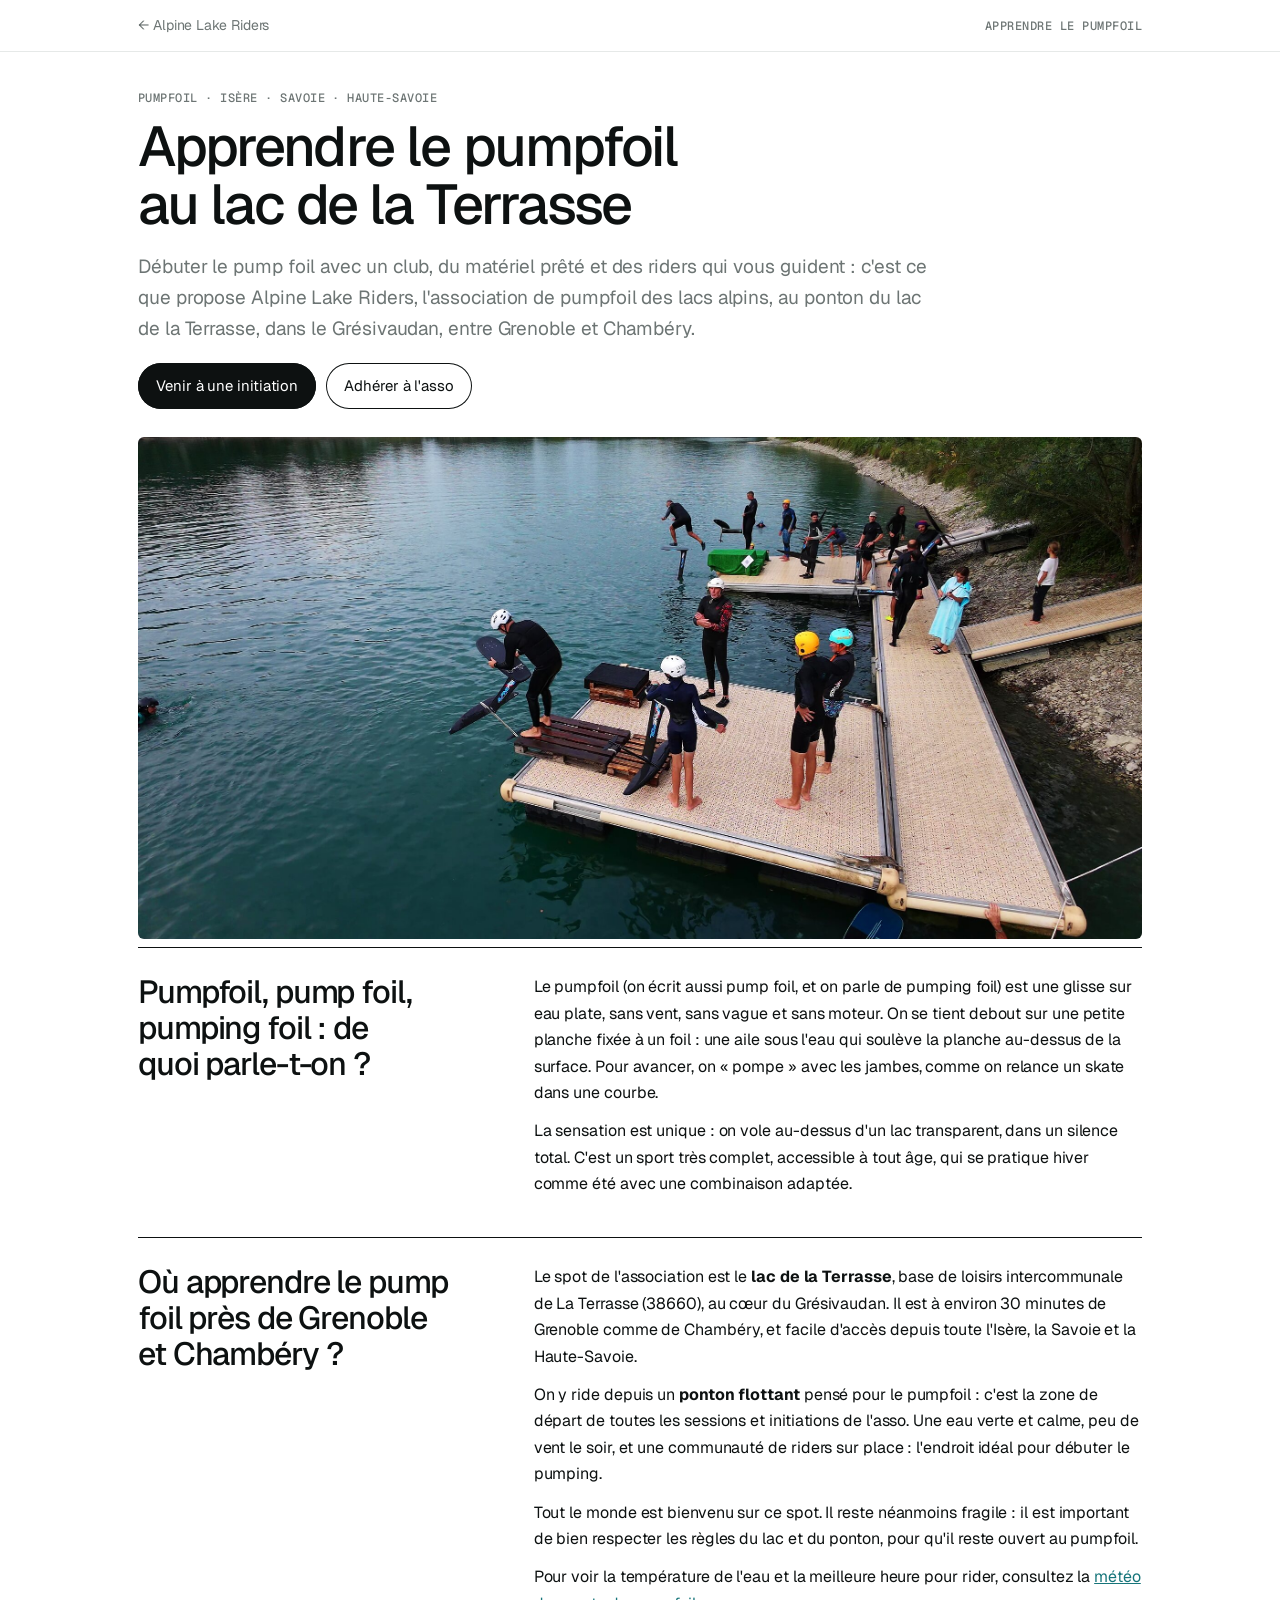
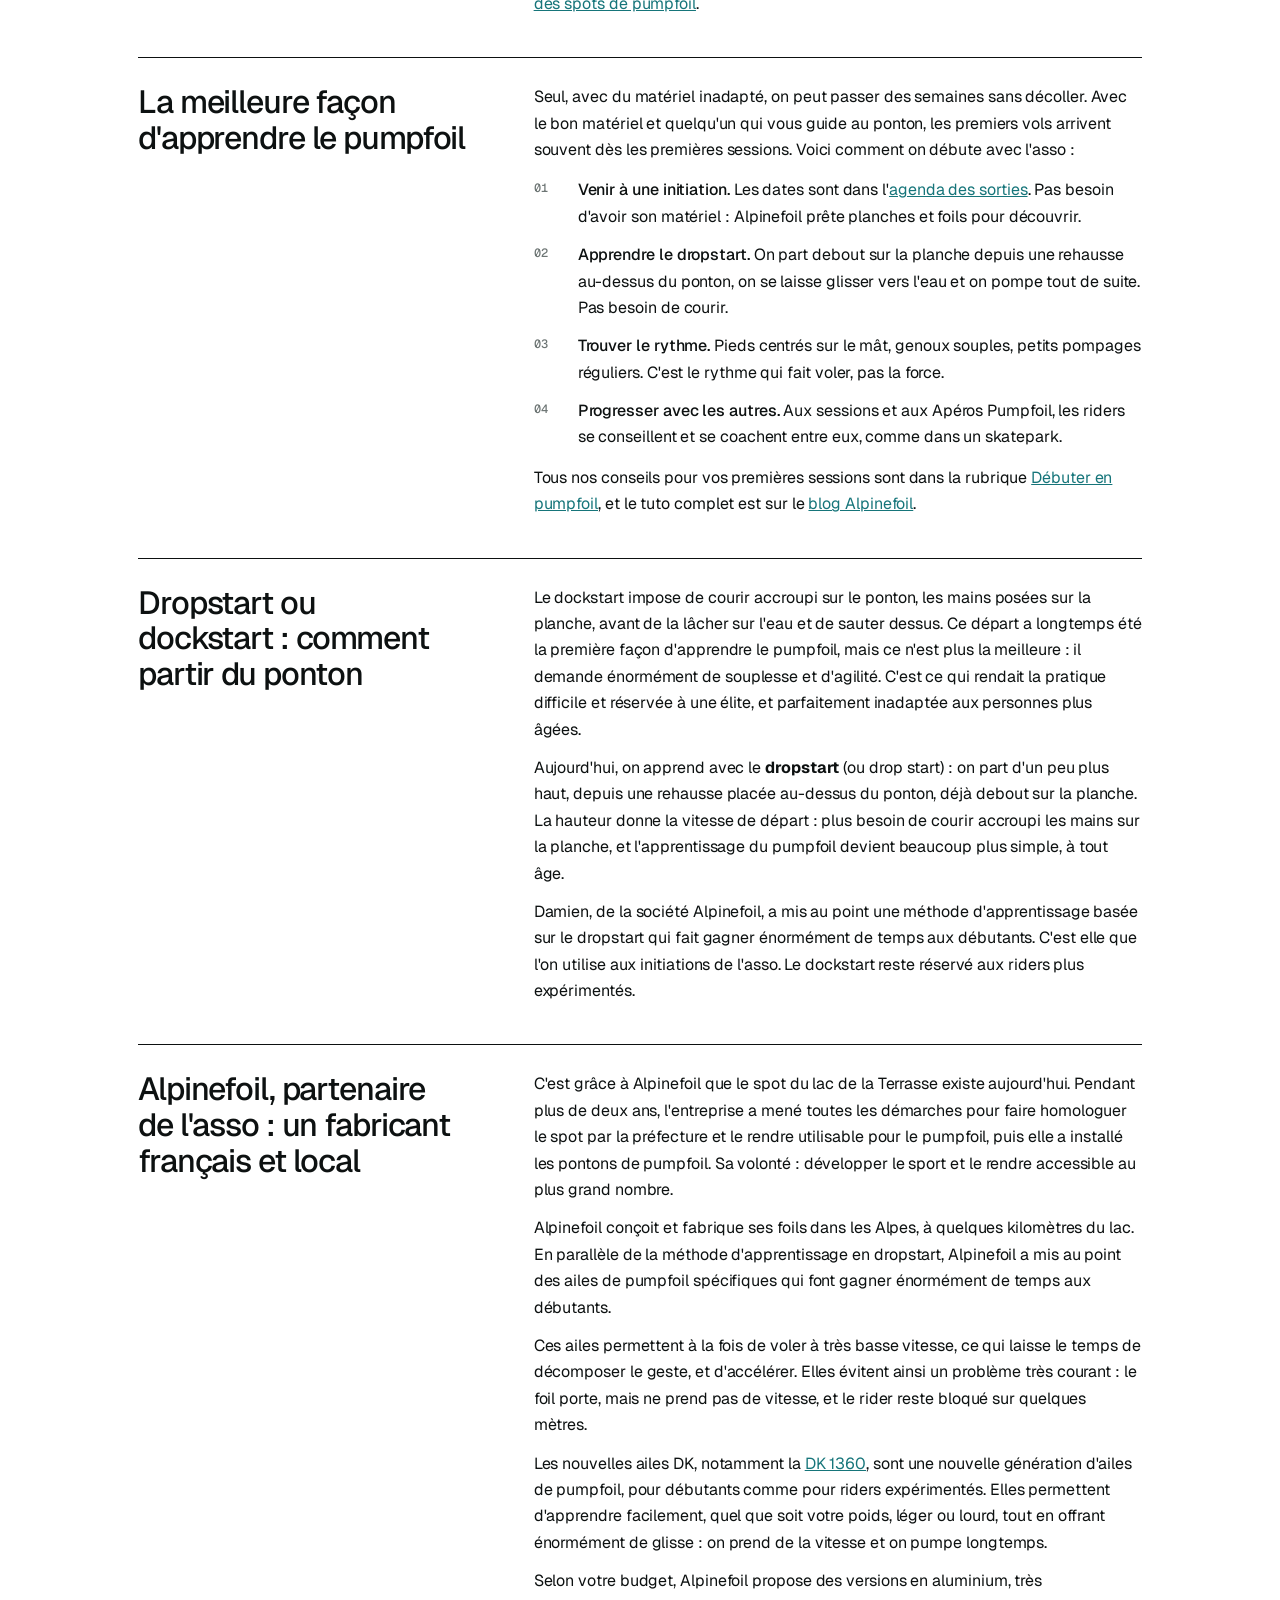
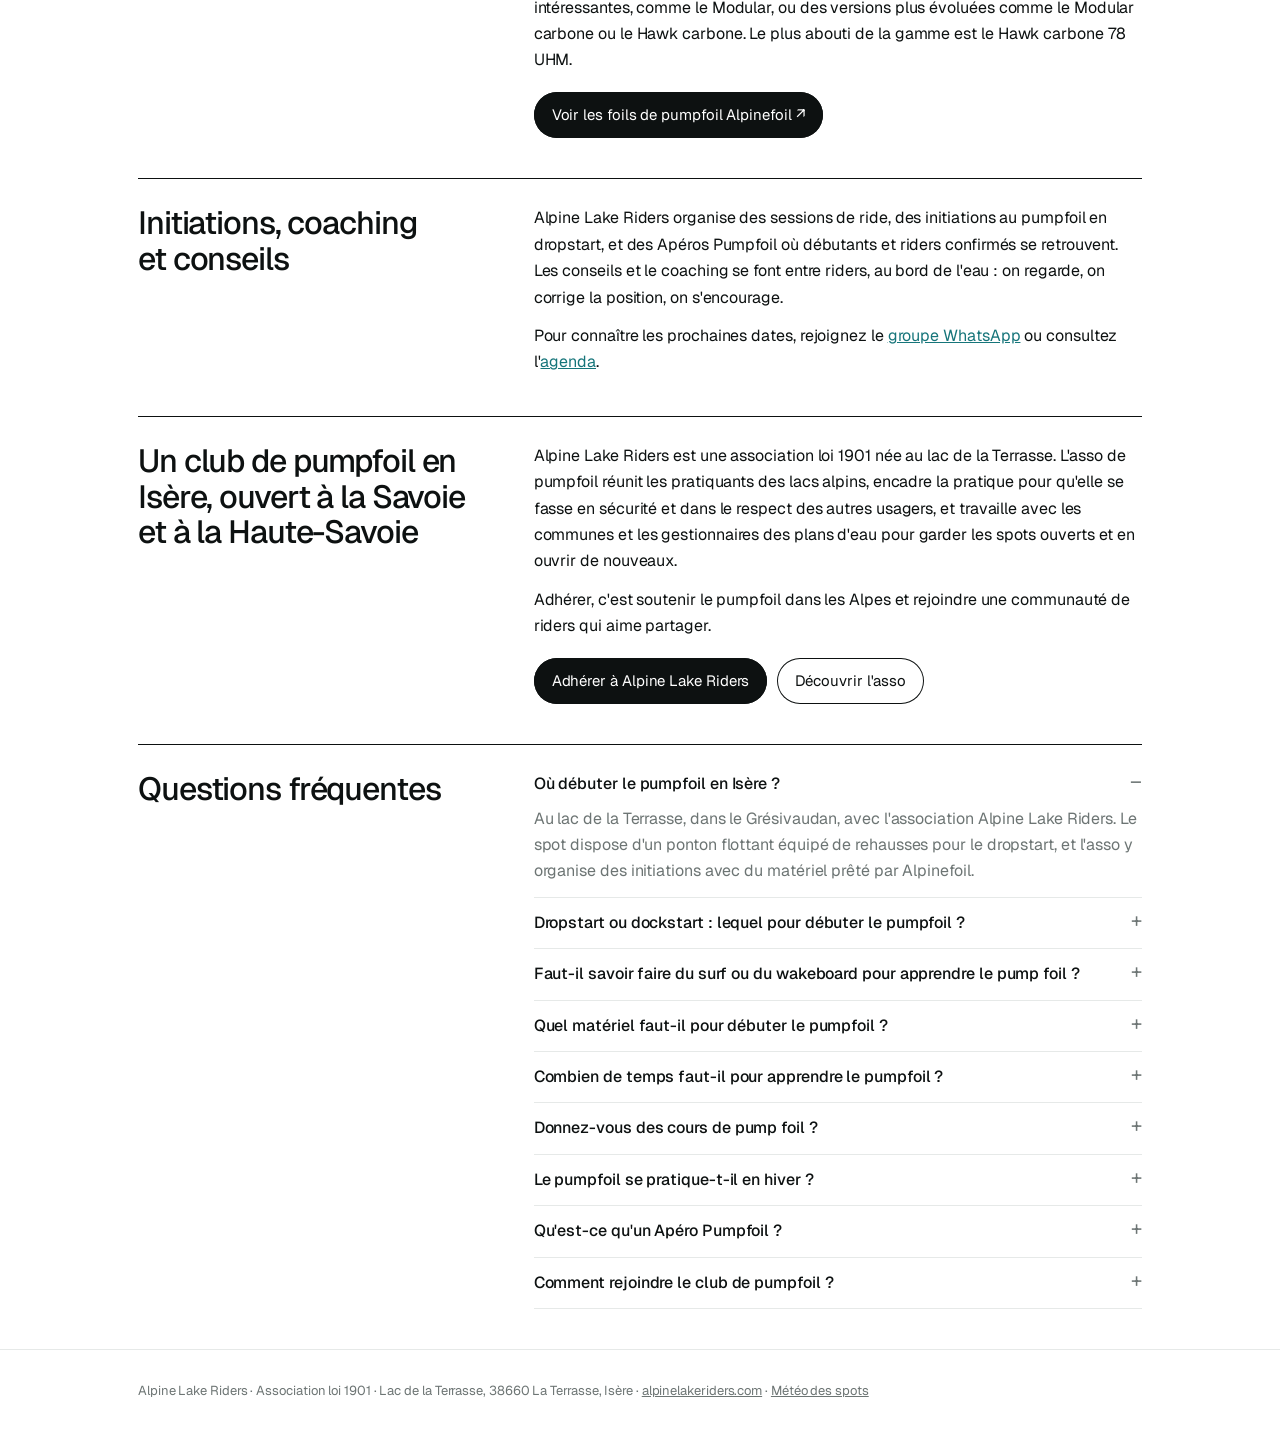
<file: apprendre-pumpfoil.html>
<!doctype html>
<html lang="fr">
<head>
<meta charset="utf-8">
<meta name="viewport" content="width=device-width,initial-scale=1,viewport-fit=cover">
<title>Apprendre le pumpfoil près de Grenoble et Chambéry · Alpine Lake Riders</title>
<meta name="description" content="Apprendre et débuter le pumpfoil près de Grenoble et Chambéry : méthode dropstart, initiations, coaching et ailes Alpinefoil au ponton du lac de la Terrasse, en Isère.">
<meta name="robots" content="index,follow,max-image-preview:large,max-snippet:-1">
<meta name="keywords" content="pumpfoil, pump foil, pumping foil, apprendre le pumpfoil, débuter le pumpfoil, dropstart, dockstart, cours de pumpfoil, coaching pumpfoil, club de pumpfoil, association pumpfoil, pumpfoil Grenoble, pumpfoil Chambéry, pumpfoil Isère, pumpfoil Savoie, pumpfoil Haute-Savoie, pumpfoil Grésivaudan, ponton de pumpfoil, lac de la Terrasse, Alpinefoil">
<meta name="author" content="Alpine Lake Riders">
<link rel="canonical" href="https://alpinelakeriders.com/apprendre-pumpfoil">
<meta property="og:type" content="article">
<meta property="og:site_name" content="Alpine Lake Riders">
<meta property="og:locale" content="fr_FR">
<meta property="og:title" content="Apprendre le pumpfoil au lac de la Terrasse">
<meta property="og:description" content="La méthode dropstart, des initiations au ponton et des riders qui vous guident : débuter le pump foil avec l'association Alpine Lake Riders, au lac de la Terrasse.">
<meta property="og:url" content="https://alpinelakeriders.com/apprendre-pumpfoil">
<meta property="og:image" content="https://alpinelakeriders.com/media/depart-ponton.jpg">
<meta property="og:image:width" content="2200">
<meta property="og:image:height" content="1238">
<meta property="og:image:alt" content="Riders de pumpfoil au départ du ponton du lac de la Terrasse">
<meta name="twitter:card" content="summary_large_image">
<meta name="twitter:title" content="Apprendre le pumpfoil au lac de la Terrasse">
<meta name="twitter:description" content="La méthode dropstart, des initiations au ponton et des riders qui vous guident : débuter le pump foil avec Alpine Lake Riders.">
<meta name="twitter:image" content="https://alpinelakeriders.com/media/depart-ponton.jpg">
<meta name="twitter:image:alt" content="Riders de pumpfoil au départ du ponton du lac de la Terrasse">
<meta name="theme-color" content="#ffffff">
<link rel="icon" href="/media/favicon.svg?v=3" type="image/svg+xml">
<link rel="apple-touch-icon" href="/media/icons/apple-touch-icon.png">
<link rel="manifest" href="/manifest.webmanifest">
<link rel="preconnect" href="https://fonts.googleapis.com"><link rel="preconnect" href="https://fonts.gstatic.com" crossorigin>
<link rel="stylesheet" href="https://fonts.googleapis.com/css2?family=Geist:wght@300..700&family=Geist+Mono:wght@400;500&display=swap">
<script type="application/ld+json">{"@context": "https://schema.org", "@type": "WebPage", "@id": "https://alpinelakeriders.com/apprendre-pumpfoil#page", "url": "https://alpinelakeriders.com/apprendre-pumpfoil", "name": "Apprendre le pumpfoil au lac de la Terrasse", "description": "Apprendre et débuter le pumpfoil près de Grenoble et Chambéry : méthode dropstart, initiations, coaching et ailes Alpinefoil au ponton du lac de la Terrasse, en Isère.", "inLanguage": "fr", "datePublished": "2026-11-07", "dateModified": "2026-11-07", "primaryImageOfPage": {"@type": "ImageObject", "url": "https://alpinelakeriders.com/media/depart-ponton.jpg", "width": 2200, "height": 1238}, "isPartOf": {"@type": "WebSite", "name": "Alpine Lake Riders", "url": "https://alpinelakeriders.com/"}, "publisher": {"@type": "SportsOrganization", "name": "Alpine Lake Riders", "url": "https://alpinelakeriders.com/", "logo": "https://alpinelakeriders.com/media/icons/icon-512.png"}, "about": [{"@type": "Thing", "name": "Pumpfoil"}, {"@type": "Thing", "name": "Dropstart"}, {"@type": "Thing", "name": "Dockstart"}], "mentions": [{"@type": "Organization", "name": "Alpinefoil", "url": "https://www.alpinefoil.com/"}, {"@type": "Place", "name": "Lac de la Terrasse", "geo": {"@type": "GeoCoordinates", "latitude": 45.319731, "longitude": 5.947815}, "address": {"@type": "PostalAddress", "addressLocality": "La Terrasse", "postalCode": "38660", "addressRegion": "Isère", "addressCountry": "FR"}}], "breadcrumb": {"@id": "https://alpinelakeriders.com/apprendre-pumpfoil#fil"}}</script>
<script type="application/ld+json">{"@context":"https://schema.org","@type":"BreadcrumbList","@id":"https://alpinelakeriders.com/apprendre-pumpfoil#fil","itemListElement":[{"@type":"ListItem","position":1,"name":"Alpine Lake Riders","item":"https://alpinelakeriders.com/"},{"@type":"ListItem","position":2,"name":"Apprendre le pumpfoil","item":"https://alpinelakeriders.com/apprendre-pumpfoil"}]}</script>
<script type="application/ld+json">{"@context": "https://schema.org", "@type": "FAQPage", "mainEntity": [{"@type": "Question", "name": "Où débuter le pumpfoil en Isère ?", "acceptedAnswer": {"@type": "Answer", "text": "Au lac de la Terrasse, dans le Grésivaudan, avec l'association Alpine Lake Riders. Le spot dispose d'un ponton flottant équipé de rehausses pour le dropstart, et l'asso y organise des initiations avec du matériel prêté par Alpinefoil."}}, {"@type": "Question", "name": "Dropstart ou dockstart : lequel pour débuter le pumpfoil ?", "acceptedAnswer": {"@type": "Answer", "text": "Le dropstart. On part debout depuis une rehausse au-dessus du ponton, sans courir, ce qui simplifie énormément l'apprentissage. Le dockstart, où l'on court accroupi sur le ponton les mains sur la planche, demande beaucoup de souplesse et d'agilité : il est aujourd'hui réservé aux riders plus expérimentés."}}, {"@type": "Question", "name": "Faut-il savoir faire du surf ou du wakeboard pour apprendre le pump foil ?", "acceptedAnswer": {"@type": "Answer", "text": "Non. Une expérience de glisse aide un peu, mais beaucoup de riders de l'asso ont débuté sans. Il faut surtout savoir nager, être à l'aise dans l'eau et accepter de tomber souvent au début."}}, {"@type": "Question", "name": "Quel matériel faut-il pour débuter le pumpfoil ?", "acceptedAnswer": {"@type": "Answer", "text": "Une grande aile avant (1 500 à 2 000 cm²) qui porte à basse vitesse, une planche de pump légère, une combinaison adaptée à la saison, un casque et idéalement un gilet d'impact. Inutile d'acheter tout de suite : le matériel est prêté pendant les initiations."}}, {"@type": "Question", "name": "Combien de temps faut-il pour apprendre le pumpfoil ?", "acceptedAnswer": {"@type": "Answer", "text": "Cela dépend de chacun. Avec le bon matériel et quelqu'un pour vous guider au ponton, les premiers vols arrivent souvent au bout de quelques sessions. Le pump est très physique : mieux vaut dix départs bien faits qu'une heure d'épuisement."}}, {"@type": "Question", "name": "Donnez-vous des cours de pump foil ?", "acceptedAnswer": {"@type": "Answer", "text": "L'association propose des initiations au pumpfoil avec la méthode dropstart mise au point par Alpinefoil, puis un coaching entre riders pendant les sessions. Les dates sont publiées dans l'agenda et sur le groupe WhatsApp."}}, {"@type": "Question", "name": "Le pumpfoil se pratique-t-il en hiver ?", "acceptedAnswer": {"@type": "Answer", "text": "Oui, avec une combinaison adaptée. La température de l'eau des lacs est suivie sur la page météo des spots. Le ponton du lac de la Terrasse est fermé du 1er novembre au 18 décembre 2026."}}, {"@type": "Question", "name": "Qu'est-ce qu'un Apéro Pumpfoil ?", "acceptedAnswer": {"@type": "Answer", "text": "Le rendez-vous convivial de l'asso : on ride au ponton en fin de journée, puis on se retrouve autour d'un apéro partagé. Débutants, curieux et riders confirmés sont les bienvenus."}}, {"@type": "Question", "name": "Comment rejoindre le club de pumpfoil ?", "acceptedAnswer": {"@type": "Answer", "text": "En adhérant à l'association depuis la rubrique Rejoindre les riders, et en rejoignant le groupe WhatsApp pour être prévenu des prochaines sessions."}}]}</script>
<style>
:root{
  --paper:#ffffff; --ink:#0d1111; --grey:#6d7574; --hair:#e6e9e8; --lake:#16757a;
  --bg:var(--paper); --fg:var(--ink); --muted:var(--grey); --line:var(--hair); --tint:#f4f6f6;
  --sans:"Geist", system-ui, -apple-system, "Segoe UI", Roboto, sans-serif;
  --mono:"Geist Mono", ui-monospace, Menlo, Consolas, monospace;
}
@media (prefers-color-scheme: dark){:root:not([data-theme="light"]){
  --bg:#0a0d0d; --fg:#eef1f0; --muted:#8e9897; --line:#1f2625; --tint:#121717; --lake:#4fb3b0; color-scheme:dark}}
:root[data-theme="dark"]{--bg:#0a0d0d; --fg:#eef1f0; --muted:#8e9897; --line:#1f2625; --tint:#121717; --lake:#4fb3b0; color-scheme:dark}
*{box-sizing:border-box}
html,body{margin:0;padding:0}
body{overflow-x:clip;background:var(--bg);color:var(--fg);font:400 16px/1.65 var(--sans);-webkit-font-smoothing:antialiased;letter-spacing:-.005em}
img{display:block;max-width:100%;height:auto}
a{color:inherit}
:focus-visible{outline:2px solid var(--lake);outline-offset:3px}
p{margin:0}p+p{margin-top:12px}
h1,h2,h3{margin:0;font-weight:500;letter-spacing:-.035em;text-wrap:balance}
.wrap{max-width:1100px;margin:0 auto;padding-left:max(16px,env(safe-area-inset-left,0px));padding-right:max(16px,env(safe-area-inset-right,0px))}
@media (min-width:800px){.wrap{padding-left:48px;padding-right:48px}}
.label{font:500 12px/1 var(--mono);letter-spacing:.04em;text-transform:uppercase;color:var(--muted)}
.top{position:sticky;top:0;z-index:5;background:color-mix(in srgb,var(--bg) 92%,transparent);backdrop-filter:blur(12px);-webkit-backdrop-filter:blur(12px);border-bottom:1px solid var(--line)}
.top .wrap{display:flex;justify-content:space-between;align-items:center;gap:12px;padding-block:14px}
.top a{font-size:14px;color:var(--muted);text-decoration:none}.top a:hover{color:var(--fg)}
header.intro{padding-block:40px 28px}
header.intro h1{font-size:clamp(32px,4.8vw,56px);line-height:1.04;max-width:18ch}
header.intro .lede{color:var(--muted);max-width:62ch;margin-top:16px;font-size:clamp(17px,1.6vw,19px)}
.hero{margin:0 0 8px;border-radius:6px;overflow:hidden;aspect-ratio:16/8;background:var(--tint)}
.hero img{width:100%;height:100%;object-fit:cover}
section{border-top:1px solid var(--fg);padding-block:26px 40px;display:grid;gap:14px 48px}
@media (min-width:860px){section{grid-template-columns:minmax(0,4fr) minmax(0,7fr)}}
section h2{font-size:clamp(23px,2.7vw,32px);line-height:1.12}
section .txt{max-width:66ch}
section .txt a{color:var(--lake)}section .txt a:hover{color:var(--fg)}
ol.steps{list-style:none;margin:14px 0 0;padding:0;display:grid;gap:12px;counter-reset:s}
ol.steps li{counter-increment:s;display:grid;grid-template-columns:34px 1fr;gap:4px 10px}
ol.steps li::before{content:counter(s,decimal-leading-zero);font:500 12px/1.9 var(--mono);color:var(--muted)}
ol.steps b{font-weight:500}
.faq details{border-bottom:1px solid var(--line);padding-block:12px}
.faq details:first-child{padding-top:0}
.faq summary{cursor:pointer;font-weight:500;list-style:none;display:flex;justify-content:space-between;gap:16px}
.faq summary::-webkit-details-marker{display:none}
.faq summary::after{content:"+";font:400 20px/1 var(--sans);color:var(--muted)}
.faq details[open] summary::after{content:"–"}
.faq details p{color:var(--muted);margin-top:8px}
.faq details a{color:var(--lake)}
.cta{display:flex;flex-wrap:wrap;gap:10px;margin-top:18px}
.pill{display:inline-flex;align-items:center;gap:8px;padding:11px 18px;border-radius:999px;font-size:15px;text-decoration:none;box-shadow:inset 0 0 0 1px var(--fg)}
.pill.ink{background:var(--fg);color:var(--bg)}
.pill:hover{opacity:.85}
section .txt a.pill{color:var(--fg)}section .txt a.pill.ink{color:var(--bg)}
footer{padding-block:30px 50px;color:var(--muted);font-size:13px;border-top:1px solid var(--line)}
footer a{color:inherit}
</style>
</head>
<body>
<div class="top"><div class="wrap"><a href="/">← Alpine Lake Riders</a><span class="label">Apprendre le pumpfoil</span></div></div>
<main class="wrap">
<header class="intro">
  <p class="label">Pumpfoil · Isère · Savoie · Haute-Savoie</p>
  <h1 style="margin-top:14px">Apprendre le pumpfoil au lac de la Terrasse</h1>
  <p class="lede">Débuter le pump foil avec un club, du matériel prêté et des riders qui vous guident : c'est ce que propose Alpine Lake Riders, l'association de pumpfoil des lacs alpins, au ponton du lac de la Terrasse, dans le Grésivaudan, entre Grenoble et Chambéry.</p>
  <div class="cta"><a class="pill ink" href="/#agenda">Venir à une initiation</a><a class="pill" href="/#rejoindre">Adhérer à l'asso</a></div>
</header>
<figure class="hero"><img src="media/depart-ponton.jpg" alt="Riders de pumpfoil au départ du ponton du lac de la Terrasse" width="2200" height="1238"></figure>

<section>
  <h2>Pumpfoil, pump foil, pumping foil : de quoi parle-t-on&nbsp;?</h2>
  <div class="txt">
    <p>Le pumpfoil (on écrit aussi pump foil, et on parle de pumping foil) est une glisse sur eau plate, sans vent, sans vague et sans moteur. On se tient debout sur une petite planche fixée à un foil : une aile sous l'eau qui soulève la planche au-dessus de la surface. Pour avancer, on « pompe » avec les jambes, comme on relance un skate dans une courbe.</p>
    <p>La sensation est unique : on vole au-dessus d'un lac transparent, dans un silence total. C'est un sport très complet, accessible à tout âge, qui se pratique hiver comme été avec une combinaison adaptée.</p>
  </div>
</section>

<section>
  <h2>Où apprendre le pump foil près de Grenoble et Chambéry&nbsp;?</h2>
  <div class="txt">
    <p>Le spot de l'association est le <b>lac de la Terrasse</b>, base de loisirs intercommunale de La Terrasse (38660), au cœur du Grésivaudan. Il est à environ 30 minutes de Grenoble comme de Chambéry, et facile d'accès depuis toute l'Isère, la Savoie et la Haute-Savoie.</p>
    <p>On y ride depuis un <b>ponton flottant</b> pensé pour le pumpfoil : c'est la zone de départ de toutes les sessions et initiations de l'asso. Une eau verte et calme, peu de vent le soir, et une communauté de riders sur place : l'endroit idéal pour débuter le pumping.</p>
    <p>Tout le monde est bienvenu sur ce spot. Il reste néanmoins fragile : il est important de bien respecter les règles du lac et du ponton, pour qu'il reste ouvert au pumpfoil.</p>
    <p>Pour voir la température de l'eau et la meilleure heure pour rider, consultez la <a href="/lacs">météo des spots de pumpfoil</a>.</p>
  </div>
</section>

<section>
  <h2>La meilleure façon d'apprendre le pumpfoil</h2>
  <div class="txt">
    <p>Seul, avec du matériel inadapté, on peut passer des semaines sans décoller. Avec le bon matériel et quelqu'un qui vous guide au ponton, les premiers vols arrivent souvent dès les premières sessions. Voici comment on débute avec l'asso :</p>
    <ol class="steps">
      <li><span><b>Venir à une initiation.</b> Les dates sont dans l'<a href="/#agenda">agenda des sorties</a>. Pas besoin d'avoir son matériel : Alpinefoil prête planches et foils pour découvrir.</span></li>
      <li><span><b>Apprendre le dropstart.</b> On part debout sur la planche depuis une rehausse au-dessus du ponton, on se laisse glisser vers l'eau et on pompe tout de suite. Pas besoin de courir.</span></li>
      <li><span><b>Trouver le rythme.</b> Pieds centrés sur le mât, genoux souples, petits pompages réguliers. C'est le rythme qui fait voler, pas la force.</span></li>
      <li><span><b>Progresser avec les autres.</b> Aux sessions et aux Apéros Pumpfoil, les riders se conseillent et se coachent entre eux, comme dans un skatepark.</span></li>
    </ol>
    <p style="margin-top:14px">Tous nos conseils pour vos premières sessions sont dans la rubrique <a href="/#debuter">Débuter en pumpfoil</a>, et le tuto complet est sur le <a href="https://www.alpinefoil.com/blog-hydrofoil-kite-foil/tuto-foil/tuto-pumpfoil-debuter-apprendre-pumping-drop-start.html" target="_blank" rel="noopener">blog Alpinefoil</a>.</p>
  </div>
</section>

<section>
  <h2>Dropstart ou dockstart&nbsp;: comment partir du ponton</h2>
  <div class="txt">
    <p>Le dockstart impose de courir accroupi sur le ponton, les mains posées sur la planche, avant de la lâcher sur l'eau et de sauter dessus. Ce départ a longtemps été la première façon d'apprendre le pumpfoil, mais ce n'est plus la meilleure : il demande énormément de souplesse et d'agilité. C'est ce qui rendait la pratique difficile et réservée à une élite, et parfaitement inadaptée aux personnes plus âgées.</p>
    <p>Aujourd'hui, on apprend avec le <b>dropstart</b> (ou drop start) : on part d'un peu plus haut, depuis une rehausse placée au-dessus du ponton, déjà debout sur la planche. La hauteur donne la vitesse de départ : plus besoin de courir accroupi les mains sur la planche, et l'apprentissage du pumpfoil devient beaucoup plus simple, à tout âge.</p>
    <p>Damien, de la société Alpinefoil, a mis au point une méthode d'apprentissage basée sur le dropstart qui fait gagner énormément de temps aux débutants. C'est elle que l'on utilise aux initiations de l'asso. Le dockstart reste réservé aux riders plus expérimentés.</p>
  </div>
</section>

<section>
  <h2>Alpinefoil, partenaire de l'asso&nbsp;: un fabricant français et local</h2>
  <div class="txt">
    <p>C'est grâce à Alpinefoil que le spot du lac de la Terrasse existe aujourd'hui. Pendant plus de deux ans, l'entreprise a mené toutes les démarches pour faire homologuer le spot par la préfecture et le rendre utilisable pour le pumpfoil, puis elle a installé les pontons de pumpfoil. Sa volonté : développer le sport et le rendre accessible au plus grand nombre.</p>
    <p>Alpinefoil conçoit et fabrique ses foils dans les Alpes, à quelques kilomètres du lac. En parallèle de la méthode d'apprentissage en dropstart, Alpinefoil a mis au point des ailes de pumpfoil spécifiques qui font gagner énormément de temps aux débutants.</p>
    <p>Ces ailes permettent à la fois de voler à très basse vitesse, ce qui laisse le temps de décomposer le geste, et d'accélérer. Elles évitent ainsi un problème très courant : le foil porte, mais ne prend pas de vitesse, et le rider reste bloqué sur quelques mètres.</p>
    <p>Les nouvelles ailes DK, notamment la <a href="https://www.alpinefoil.com/kitefoil-windfoil-shop/ailes-foils/aile-dk-1360.html" target="_blank" rel="noopener">DK 1360</a>, sont une nouvelle génération d'ailes de pumpfoil, pour débutants comme pour riders expérimentés. Elles permettent d'apprendre facilement, quel que soit votre poids, léger ou lourd, tout en offrant énormément de glisse : on prend de la vitesse et on pumpe longtemps.</p>
    <p>Selon votre budget, Alpinefoil propose des versions en aluminium, très intéressantes, comme le Modular, ou des versions plus évoluées comme le Modular carbone ou le Hawk carbone. Le plus abouti de la gamme est le Hawk carbone 78 UHM.</p>
    <div class="cta"><a class="pill ink" href="https://www.alpinefoil.com/kitefoil-windfoil-shop/pumping-dockstart/" target="_blank" rel="noopener">Voir les foils de pumpfoil Alpinefoil ↗</a></div>
  </div>
</section>

<section>
  <h2>Initiations, coaching et conseils</h2>
  <div class="txt">
    <p>Alpine Lake Riders organise des sessions de ride, des initiations au pumpfoil en dropstart, et des Apéros Pumpfoil où débutants et riders confirmés se retrouvent. Les conseils et le coaching se font entre riders, au bord de l'eau : on regarde, on corrige la position, on s'encourage.</p>
    <p>Pour connaître les prochaines dates, rejoignez le <a href="https://chat.whatsapp.com/D0wUPuh0QP87qtSMwNR3xT" target="_blank" rel="noopener">groupe WhatsApp</a> ou consultez l'<a href="/#agenda">agenda</a>.</p>
  </div>
</section>

<section>
  <h2>Un club de pumpfoil en Isère, ouvert à la Savoie et à la Haute-Savoie</h2>
  <div class="txt">
    <p>Alpine Lake Riders est une association loi 1901 née au lac de la Terrasse. L'asso de pumpfoil réunit les pratiquants des lacs alpins, encadre la pratique pour qu'elle se fasse en sécurité et dans le respect des autres usagers, et travaille avec les communes et les gestionnaires des plans d'eau pour garder les spots ouverts et en ouvrir de nouveaux.</p>
    <p>Adhérer, c'est soutenir le pumpfoil dans les Alpes et rejoindre une communauté de riders qui aime partager.</p>
    <div class="cta"><a class="pill ink" href="/#rejoindre">Adhérer à Alpine Lake Riders</a><a class="pill" href="/#asso">Découvrir l'asso</a></div>
  </div>
</section>

<section class="faq-sec">
  <h2>Questions fréquentes</h2>
  <div class="txt faq" id="faq">
    <details open><summary>Où débuter le pumpfoil en Isère&nbsp;?</summary><p>Au lac de la Terrasse, dans le Grésivaudan, avec l'association Alpine Lake Riders. Le spot dispose d'un ponton flottant équipé de rehausses pour le dropstart, et l'asso y organise des initiations avec du matériel prêté par Alpinefoil.</p></details>
    <details><summary>Dropstart ou dockstart&nbsp;: lequel pour débuter le pumpfoil&nbsp;?</summary><p>Le dropstart. On part debout depuis une rehausse au-dessus du ponton, sans courir, ce qui simplifie énormément l'apprentissage. Le dockstart, où l'on court accroupi sur le ponton les mains sur la planche, demande beaucoup de souplesse et d'agilité : il est aujourd'hui réservé aux riders plus expérimentés.</p></details>
    <details><summary>Faut-il savoir faire du surf ou du wakeboard pour apprendre le pump foil&nbsp;?</summary><p>Non. Une expérience de glisse aide un peu, mais beaucoup de riders de l'asso ont débuté sans. Il faut surtout savoir nager, être à l'aise dans l'eau et accepter de tomber souvent au début.</p></details>
    <details><summary>Quel matériel faut-il pour débuter le pumpfoil&nbsp;?</summary><p>Une grande aile avant (1 500 à 2 000 cm²) qui porte à basse vitesse, une planche de pump légère, une combinaison adaptée à la saison, un casque et idéalement un gilet d'impact. Inutile d'acheter tout de suite : le matériel est prêté pendant les initiations.</p></details>
    <details><summary>Combien de temps faut-il pour apprendre le pumpfoil&nbsp;?</summary><p>Cela dépend de chacun. Avec le bon matériel et quelqu'un pour vous guider au ponton, les premiers vols arrivent souvent au bout de quelques sessions. Le pump est très physique : mieux vaut dix départs bien faits qu'une heure d'épuisement.</p></details>
    <details><summary>Donnez-vous des cours de pump foil&nbsp;?</summary><p>L'association propose des initiations au pumpfoil avec la méthode dropstart mise au point par Alpinefoil, puis un coaching entre riders pendant les sessions. Les dates sont publiées dans l'<a href="/#agenda">agenda</a> et sur le groupe WhatsApp.</p></details>
    <details><summary>Le pumpfoil se pratique-t-il en hiver&nbsp;?</summary><p>Oui, avec une combinaison adaptée. La température de l'eau des lacs est suivie sur la page <a href="/lacs">météo des spots</a>. Le ponton du lac de la Terrasse est fermé du 1er novembre au 18 décembre 2026.</p></details>
    <details><summary>Qu'est-ce qu'un Apéro Pumpfoil&nbsp;?</summary><p>Le rendez-vous convivial de l'asso : on ride au ponton en fin de journée, puis on se retrouve autour d'un apéro partagé. Débutants, curieux et riders confirmés sont les bienvenus.</p></details>
    <details><summary>Comment rejoindre le club de pumpfoil&nbsp;?</summary><p>En adhérant à l'association depuis la rubrique <a href="/#rejoindre">Rejoindre les riders</a>, et en rejoignant le groupe WhatsApp pour être prévenu des prochaines sessions.</p></details>
  </div>
</section>
</main>
<footer><div class="wrap">
  <p>Alpine Lake Riders · Association loi 1901 · Lac de la Terrasse, 38660 La Terrasse, Isère · <a href="/">alpinelakeriders.com</a> · <a href="/lacs">Météo des spots</a></p>
</div></footer>
</body>
</html>
</file>
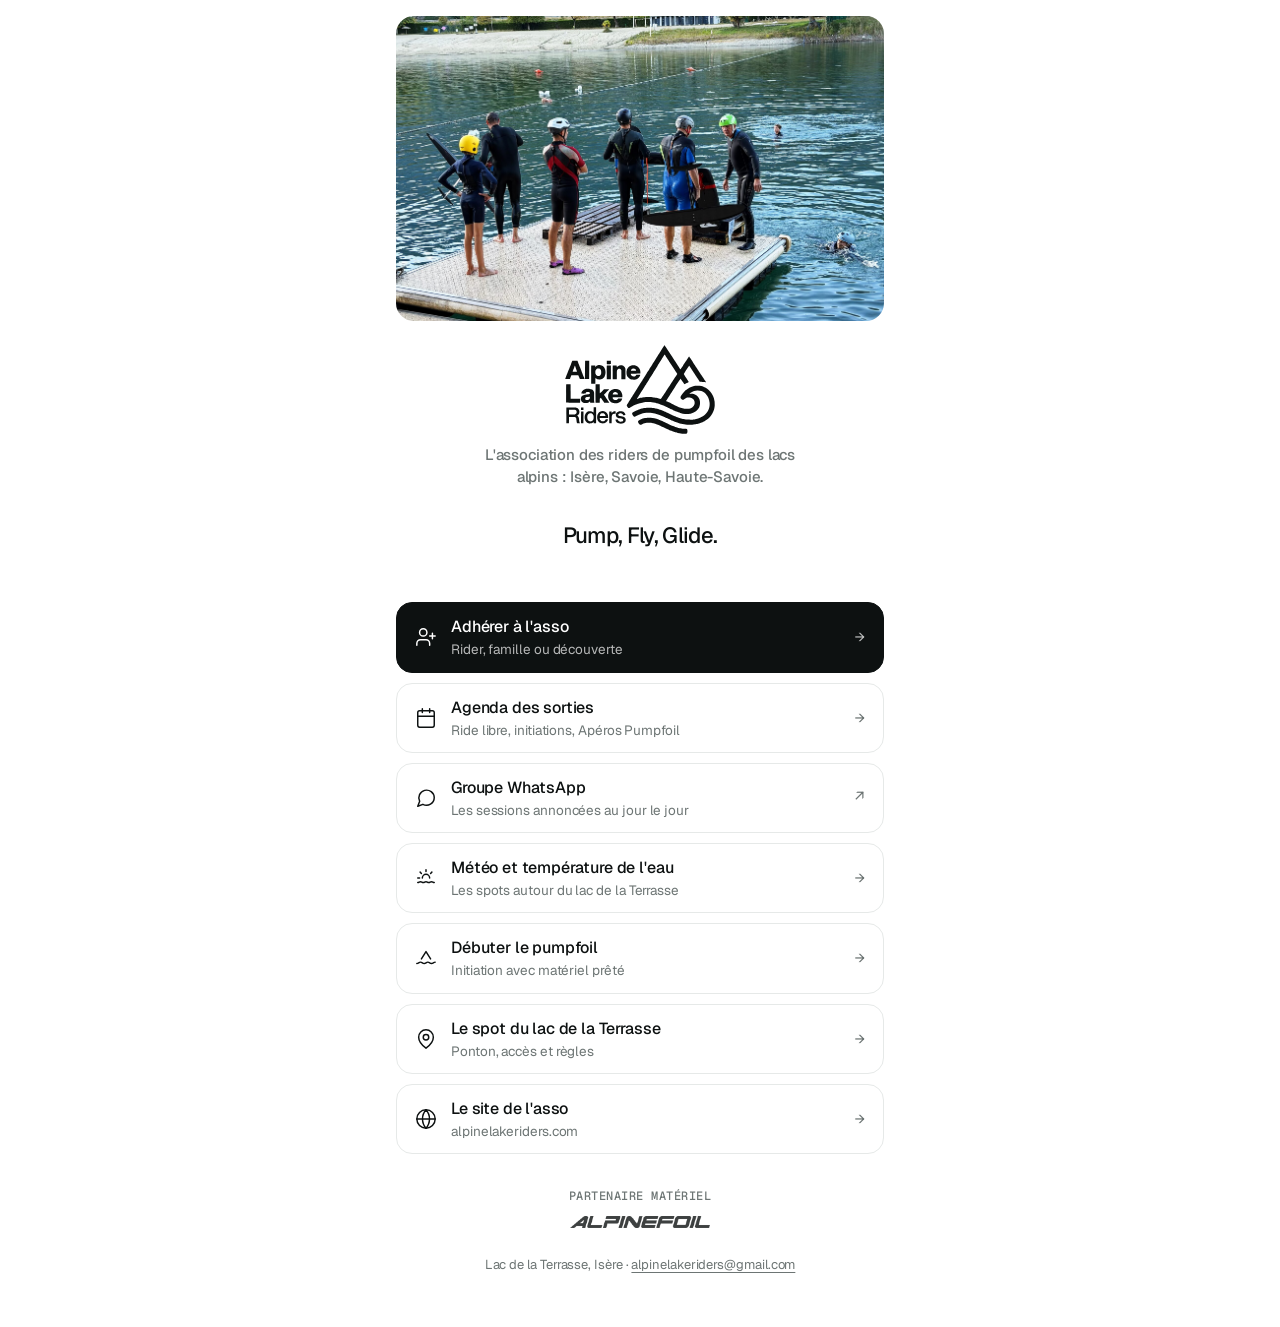
<file: liens.html>
<!doctype html>
<html lang="fr">
<head>
<meta charset="utf-8">
<meta name="viewport" content="width=device-width,initial-scale=1,viewport-fit=cover">
<title>Liens · Alpine Lake Riders</title>
<meta name="description" content="Tous les liens d'Alpine Lake Riders : prochaine sortie, adhésion, groupe WhatsApp, météo du lac de la Terrasse.">
<meta name="robots" content="noindex">
<link rel="canonical" href="https://alpinelakeriders.com/">
<meta property="og:title" content="Alpine Lake Riders">
<meta property="og:description" content="Pump, Fly, Glide. L'association des riders de pumpfoil des lacs alpins.">
<meta property="og:image" content="https://alpinelakeriders.com/media/partage-v2.jpg">
<meta property="og:type" content="website">
<meta name="theme-color" content="#ffffff">
<link rel="icon" href="/media/favicon.svg?v=3" type="image/svg+xml">
<link rel="apple-touch-icon" href="/media/icons/apple-touch-icon.png">
<link rel="preconnect" href="https://fonts.googleapis.com"><link rel="preconnect" href="https://fonts.gstatic.com" crossorigin>
<link rel="stylesheet" href="https://fonts.googleapis.com/css2?family=Geist:wght@300..700&family=Geist+Mono:wght@400;500&display=swap">
<style>
/* Page « lien en bio » d'Instagram : une colonne, les liens utiles, au style du site. */
:root{
  --bg:#ffffff; --fg:#0d1111; --muted:#6d7574; --line:#e6e9e8; --tint:#f4f6f6; --lake:#16757a;
  --sans:"Geist", system-ui, -apple-system, "Segoe UI", Roboto, sans-serif;
  --mono:"Geist Mono", ui-monospace, Menlo, Consolas, monospace;
}
@media (prefers-color-scheme: dark){:root:not([data-theme="light"]){
  --bg:#0a0d0d; --fg:#eef1f0; --muted:#8e9897; --line:#1f2625; --tint:#121717; --lake:#4fb3b0; color-scheme:dark}}
:root[data-theme="dark"]{--bg:#0a0d0d; --fg:#eef1f0; --muted:#8e9897; --line:#1f2625; --tint:#121717; --lake:#4fb3b0; color-scheme:dark}
*{box-sizing:border-box}
[hidden]{display:none!important}
html,body{margin:0;padding:0}
body{background:var(--bg);color:var(--fg);font:400 16px/1.5 var(--sans);-webkit-font-smoothing:antialiased;letter-spacing:-.005em;overflow-x:clip}
a{color:inherit;text-decoration:none}
img{display:block;max-width:100%}
:focus-visible{outline:2px solid var(--lake);outline-offset:3px}
.label{font:500 12px/1 var(--mono);letter-spacing:.04em;text-transform:uppercase;color:var(--muted)}
.logo-dark{display:none}
@media (prefers-color-scheme: dark){:root:not([data-theme="light"]) .logo-light{display:none}:root:not([data-theme="light"]) .logo-dark{display:block}}
:root[data-theme="dark"] .logo-light{display:none}
:root[data-theme="dark"] .logo-dark{display:block}

main{max-width:520px;margin:0 auto;padding:0 max(16px,env(safe-area-inset-left,0px)) calc(40px + env(safe-area-inset-bottom,0px))}
.cover{margin:0 calc(-1 * max(16px,env(safe-area-inset-left,0px)));aspect-ratio:16/10;overflow:hidden;background:var(--tint)}
.cover img{width:100%;height:100%;object-fit:cover}
@media (min-width:560px){.cover{margin:16px 0 0;border-radius:18px}}
.head{display:flex;flex-direction:column;align-items:center;text-align:center;gap:10px;padding:24px 0 28px}
.head img{width:150px;height:auto}
.head h1{margin:0;max-width:34ch;font-size:15px;line-height:1.45;font-weight:500;letter-spacing:-.01em;color:var(--muted)}
.head p{font-size:22px;font-weight:500;letter-spacing:-.03em}

.next{display:block;border-radius:16px;padding:18px 20px;background:#16757a;color:#fff;margin-bottom:12px}
.next .label{color:rgba(255,255,255,.8)}
.next b{display:block;font-size:20px;font-weight:500;letter-spacing:-.02em;margin:10px 0 4px}
.next span.m{font-size:14px;opacity:.9}
.next .go{display:inline-block;margin-top:12px;font:500 14px/1 var(--sans);background:#fff;color:#0d1111;padding:10px 16px;border-radius:999px}

.links{display:flex;flex-direction:column;gap:10px}
.links a{display:flex;align-items:center;gap:14px;min-height:60px;padding:12px 18px;border:1px solid var(--line);border-radius:16px;background:var(--bg);transition:background .15s,border-color .15s}
.links a:hover{background:var(--tint);border-color:var(--muted)}
.links a:active{transform:scale(.99)}
.links svg{flex:none;width:22px;height:22px;stroke:currentColor;fill:none;stroke-width:1.6;stroke-linecap:round;stroke-linejoin:round}
.links .t{flex:1;min-width:0}
.links .t b{display:block;font-weight:500;letter-spacing:-.01em}
.links .t span{display:block;font-size:13.5px;color:var(--muted)}
.links .arr{flex:none;color:var(--muted);font-family:var(--mono)}
.links a.main{background:var(--fg);color:var(--bg);border-color:var(--fg)}
.links a.main .t span,.links a.main .arr{color:inherit;opacity:.7}

footer{display:flex;flex-direction:column;align-items:center;gap:14px;padding-top:36px;text-align:center}
footer .alf{width:140px;height:auto;opacity:.8}
footer p{font-size:13px;color:var(--muted)}
footer a{text-decoration:underline;text-underline-offset:3px}
</style>
</head>
<body>
<main>
  <div class="cover"><img src="media/riders-ponton.jpg" alt="Des riders de pumpfoil sur le ponton du lac de la Terrasse" width="2200" height="1237" fetchpriority="high"></div>

  <div class="head">
    <img class="logo-light" src="media/logo-alr-noir.svg" alt="Alpine Lake Riders" width="2869" height="1699">
    <img class="logo-dark" src="media/logo-alr-blanc.svg" alt="Alpine Lake Riders" width="2869" height="1699">
    <h1 data-k="accroche">L'association des riders de pumpfoil des lacs alpins : Isère, Savoie, Haute-Savoie.</h1>
    <p data-k="slogan">Pump, Fly, Glide.</p>
  </div>

  <a class="next" id="next" href="/?source=instagram#agenda" hidden>
    <span class="label">Prochaine sortie</span>
    <b id="next-t"></b>
    <span class="m" id="next-m"></span><br>
    <span class="go">Je viens</span>
  </a>

  <nav class="links" aria-label="Liens">
    <a class="main" href="/?source=instagram#rejoindre">
      <svg viewBox="0 0 24 24"><path d="M16 21v-2a4 4 0 0 0-4-4H6a4 4 0 0 0-4 4v2"/><circle cx="9" cy="7" r="4"/><path d="M19 8v6M22 11h-6"/></svg>
      <span class="t"><b>Adhérer à l'asso</b><span>Rider, famille ou découverte</span></span><span class="arr">→</span>
    </a>
    <a href="/?source=instagram#agenda">
      <svg viewBox="0 0 24 24"><rect x="3" y="4" width="18" height="18" rx="2"/><path d="M16 2v4M8 2v4M3 10h18"/></svg>
      <span class="t"><b>Agenda des sorties</b><span>Ride libre, initiations, Apéros Pumpfoil</span></span><span class="arr">→</span>
    </a>
    <a href="https://chat.whatsapp.com/D0wUPuh0QP87qtSMwNR3xT" target="_blank" rel="noopener">
      <svg viewBox="0 0 24 24"><path d="M21 11.5a8.4 8.4 0 0 1-12.4 7.4L3 21l2.1-5.4A8.4 8.4 0 1 1 21 11.5z"/></svg>
      <span class="t"><b>Groupe WhatsApp</b><span>Les sessions annoncées au jour le jour</span></span><span class="arr">↗</span>
    </a>
    <a href="/lacs.html?source=instagram">
      <svg viewBox="0 0 24 24"><path d="M12 3v2M5.6 5.6 7 7M3 12h2M17 7l1.4-1.4"/><path d="M8 12a4 4 0 0 1 8 0"/><path d="M3 17c1.5 0 1.5-1 3-1s1.5 1 3 1 1.5-1 3-1 1.5 1 3 1 1.5-1 3-1 1.5 1 3 1"/></svg>
      <span class="t"><b>Météo et température de l'eau</b><span>Les spots autour du lac de la Terrasse</span></span><span class="arr">→</span>
    </a>
    <a href="/?source=instagram#debuter">
      <svg viewBox="0 0 24 24"><path d="M2 18c2 0 2-1.5 4-1.5s2 1.5 4 1.5 2-1.5 4-1.5 2 1.5 4 1.5 2-1.5 4-1.5"/><path d="M7 13l5-8 5 8"/></svg>
      <span class="t"><b>Débuter le pumpfoil</b><span>Initiation avec matériel prêté</span></span><span class="arr">→</span>
    </a>
    <a href="/?source=instagram#spot">
      <svg viewBox="0 0 24 24"><path d="M20 10c0 6-8 12-8 12S4 16 4 10a8 8 0 0 1 16 0z"/><circle cx="12" cy="10" r="3"/></svg>
      <span class="t"><b>Le spot du lac de la Terrasse</b><span>Ponton, accès et règles</span></span><span class="arr">→</span>
    </a>
    <a href="/?source=instagram">
      <svg viewBox="0 0 24 24"><circle cx="12" cy="12" r="10"/><path d="M2 12h20M12 2a15 15 0 0 1 0 20M12 2a15 15 0 0 0 0 20"/></svg>
      <span class="t"><b>Le site de l'asso</b><span>alpinelakeriders.com</span></span><span class="arr">→</span>
    </a>
  </nav>

  <footer>
    <span class="label">Partenaire matériel</span>
    <a href="https://www.alpinefoil.com" target="_blank" rel="noopener" aria-label="Alpinefoil">
      <img class="alf logo-light" src="media/alpinefoil-noir.png" alt="Alpinefoil" width="900" height="75">
      <img class="alf logo-dark" src="media/alpinefoil-blanc.png" alt="Alpinefoil" width="900" height="75">
    </a>
    <p>Lac de la Terrasse, Isère · <a href="mailto:alpinelakeriders@gmail.com">alpinelakeriders@gmail.com</a></p>
  </footer>
</main>

<script src="js/config.js"></script>
<script>
// Prochaine sortie de l'agenda (lecture publique Supabase). Rien ne s'affiche s'il n'y en a pas.
(async () => {
  try {
    const C = window.ALR_CONFIG; if (!C) return;
    const d = new Date(), today = d.getFullYear() + '-' + String(d.getMonth() + 1).padStart(2, '0') + '-' + String(d.getDate()).padStart(2, '0');
    const r = await fetch(C.url + '/rest/v1/docs?collection=eq.sorties&select=id,data', { headers: { apikey: C.anonKey, Authorization: 'Bearer ' + C.anonKey } });
    if (!r.ok) return;
    const s = ((await r.json()) || []).map(x => Object.assign({ id: x.id }, x.data || {}))
      .filter(x => (x.date || '') >= today).sort((a, b) => a.date < b.date ? -1 : 1)[0];
    if (!s) return;
    const dt = new Date(s.date + 'T12:00:00');
    let q = isNaN(dt) ? '' : dt.toLocaleDateString('fr-FR', { weekday: 'long', day: 'numeric', month: 'long' });
    q = q.charAt(0).toUpperCase() + q.slice(1);
    document.getElementById('next-t').textContent = s.titre || 'Sortie';
    document.getElementById('next-m').textContent = [q, s.heure, s.lieu].filter(Boolean).join(' · ');
    const a = document.getElementById('next');
    a.href = '/?sortie=' + encodeURIComponent(s.id) + '&source=instagram';
    a.hidden = false;
  } catch (e) {}
})();
</script>
</body>
</html>
</file>
